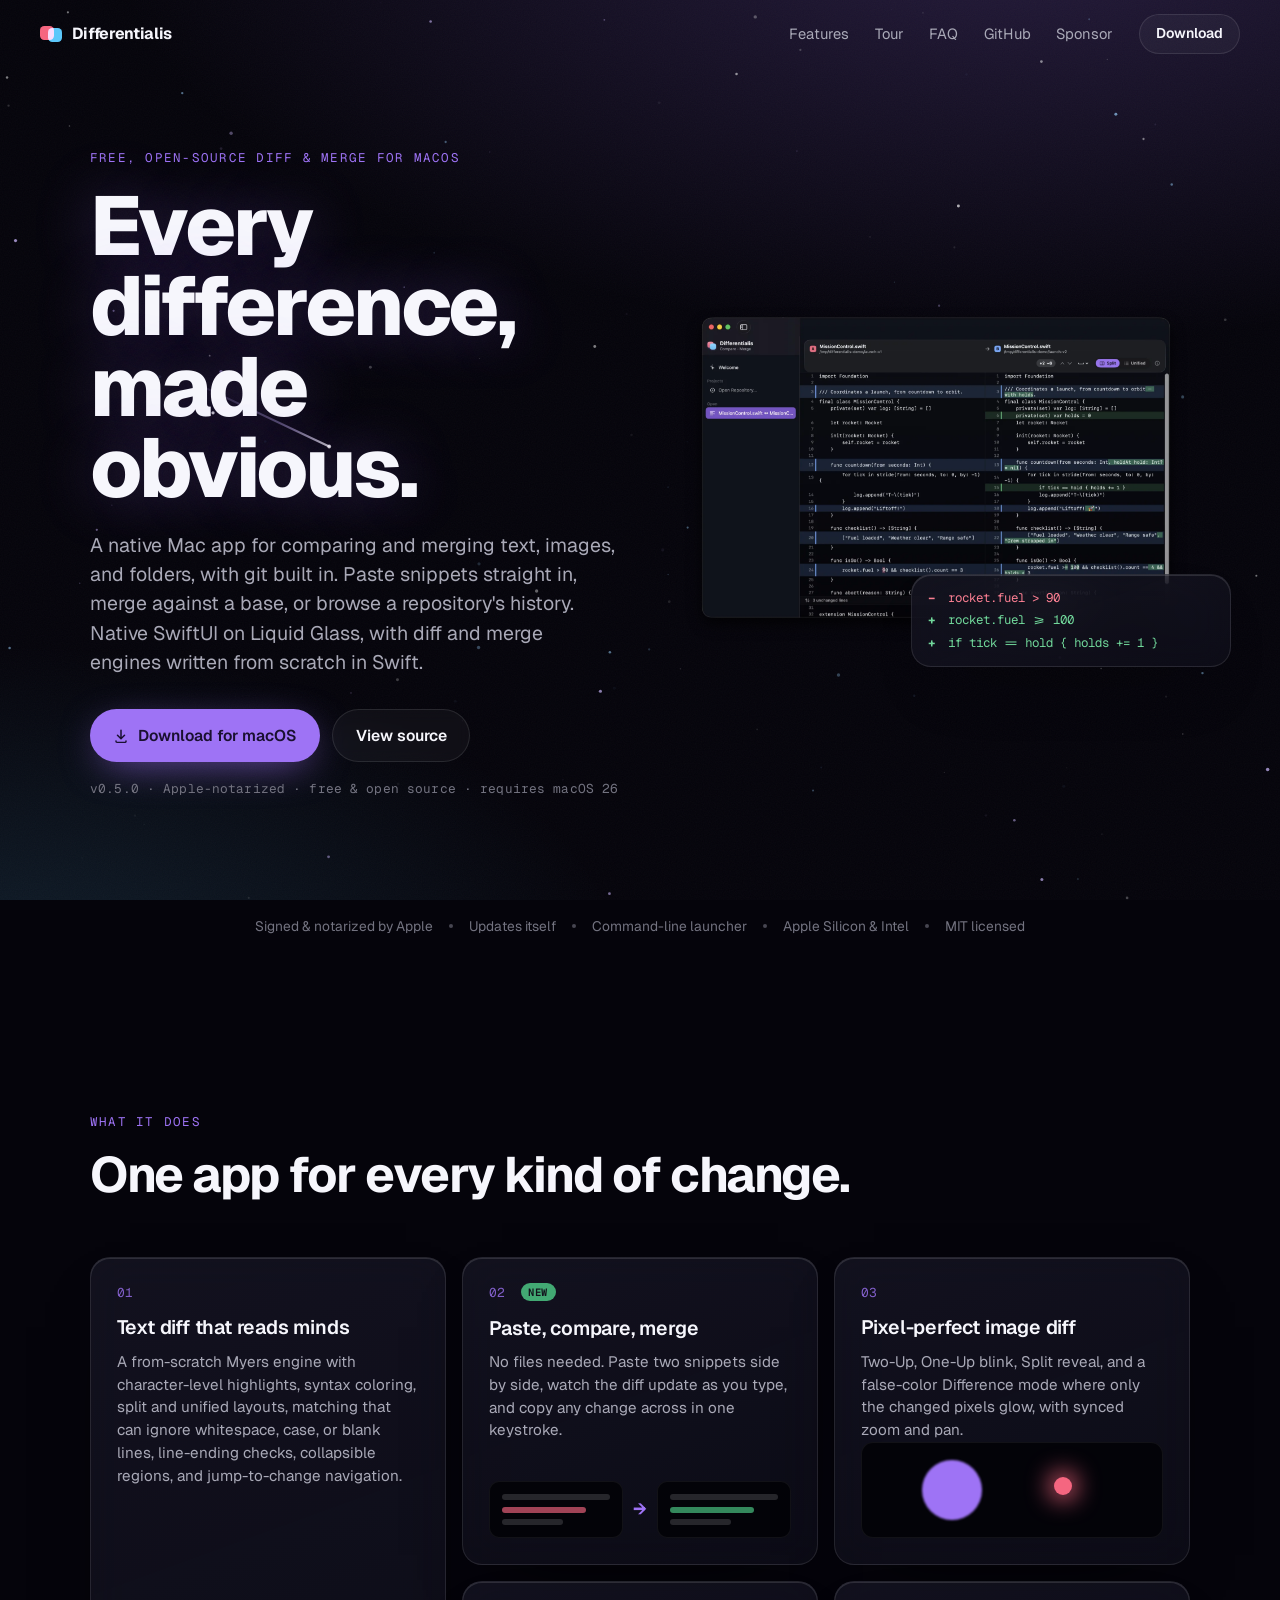
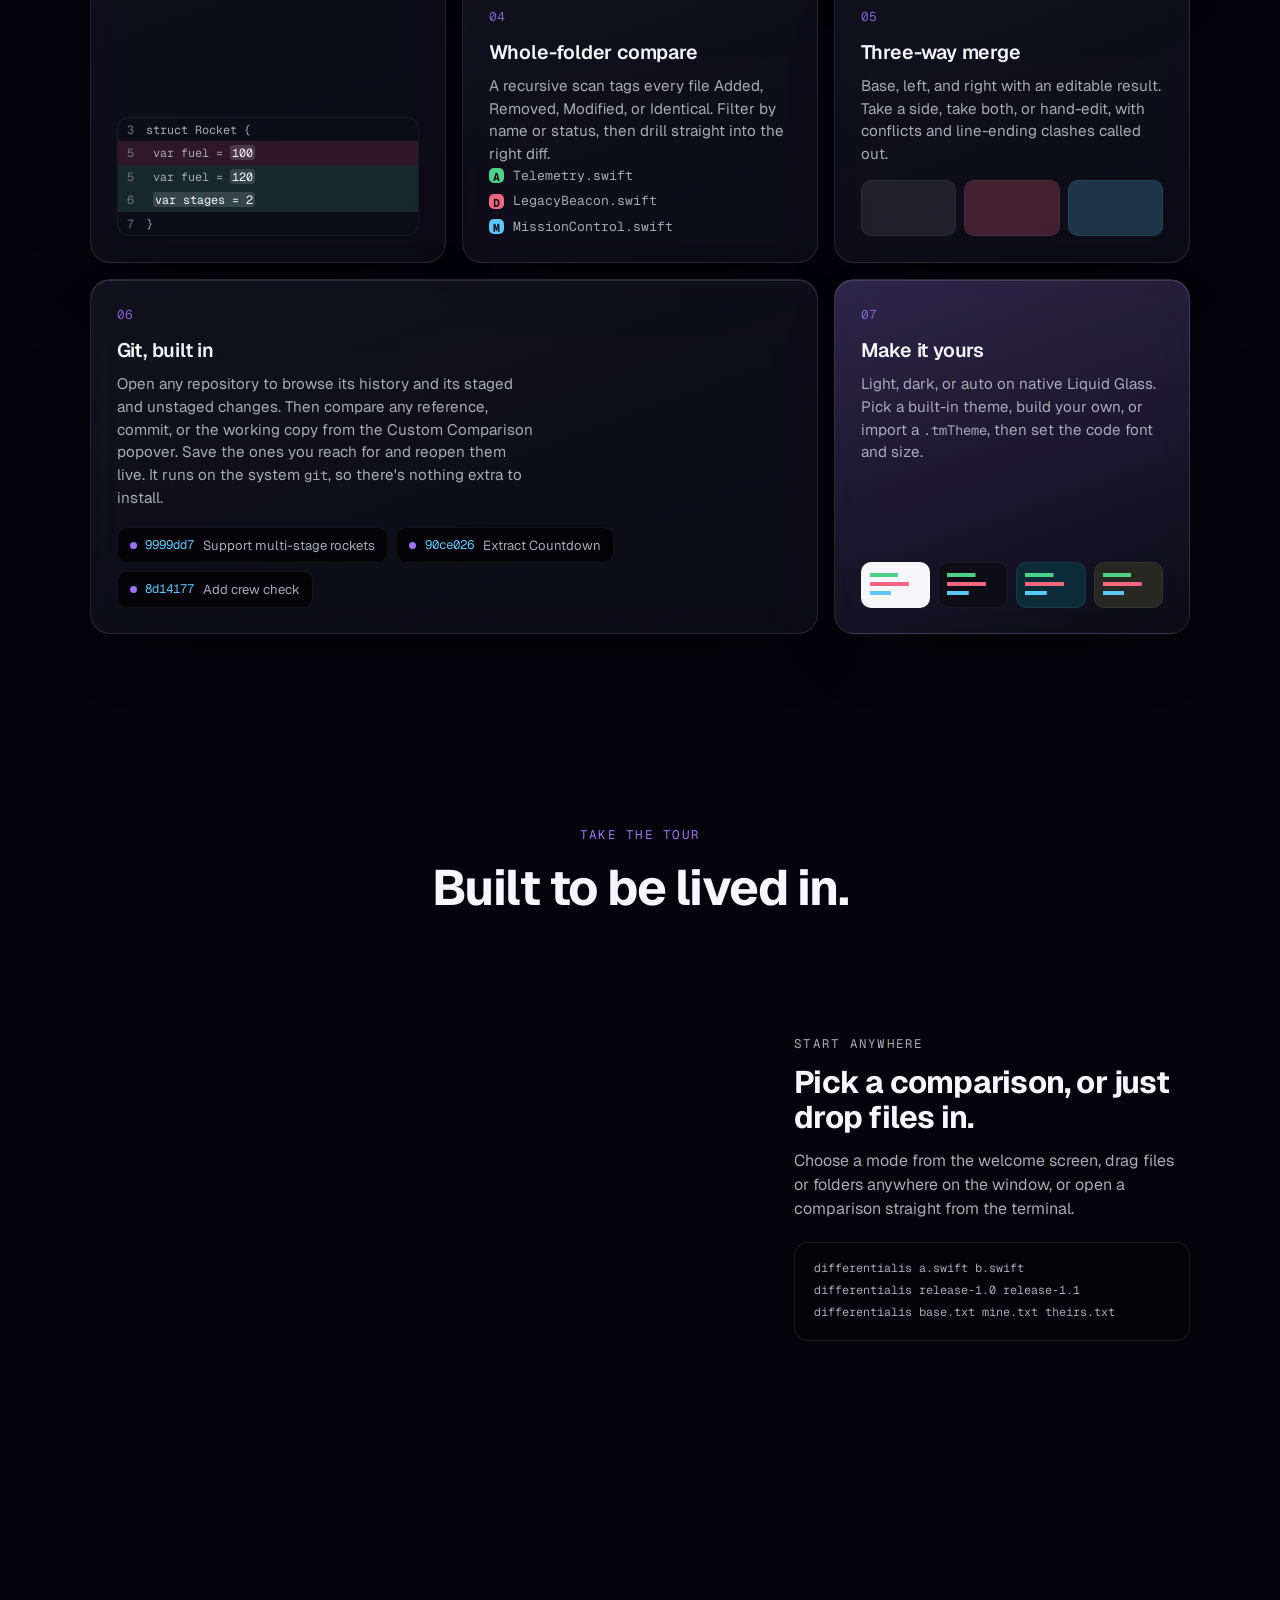
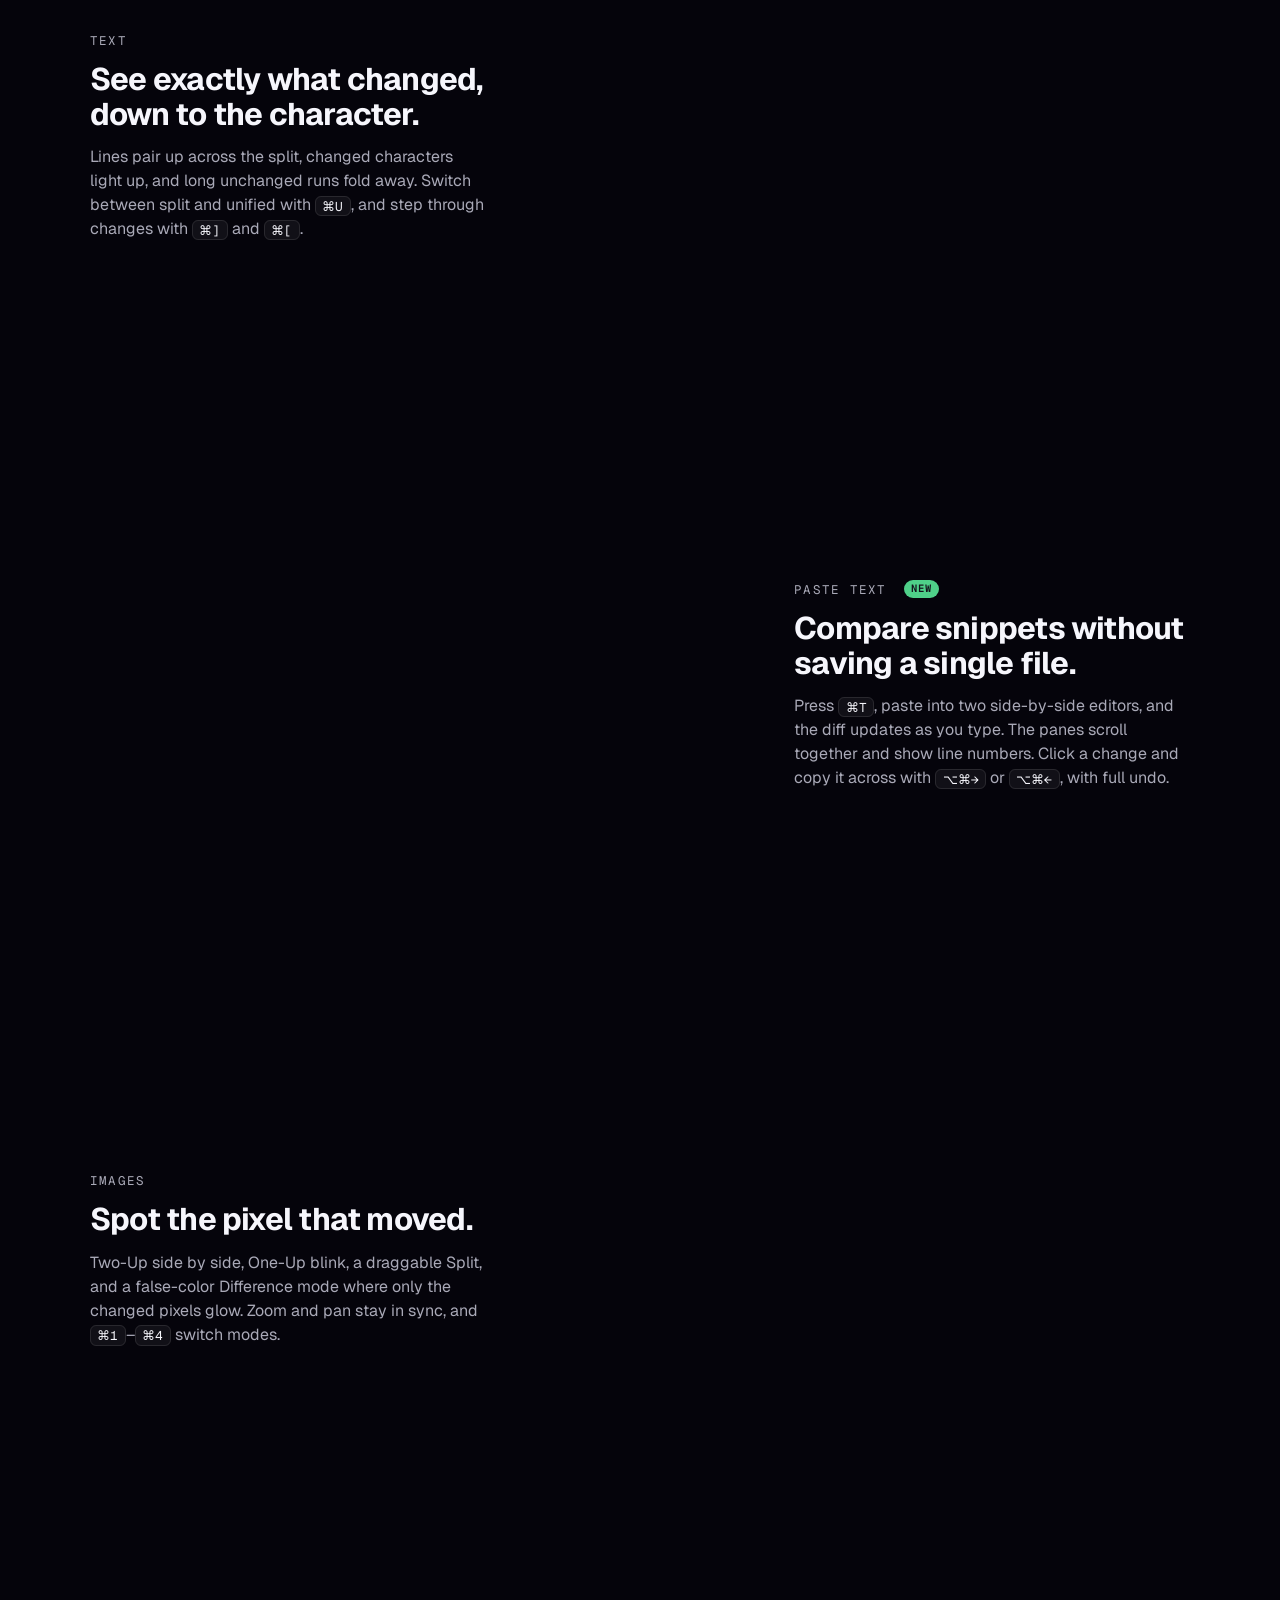
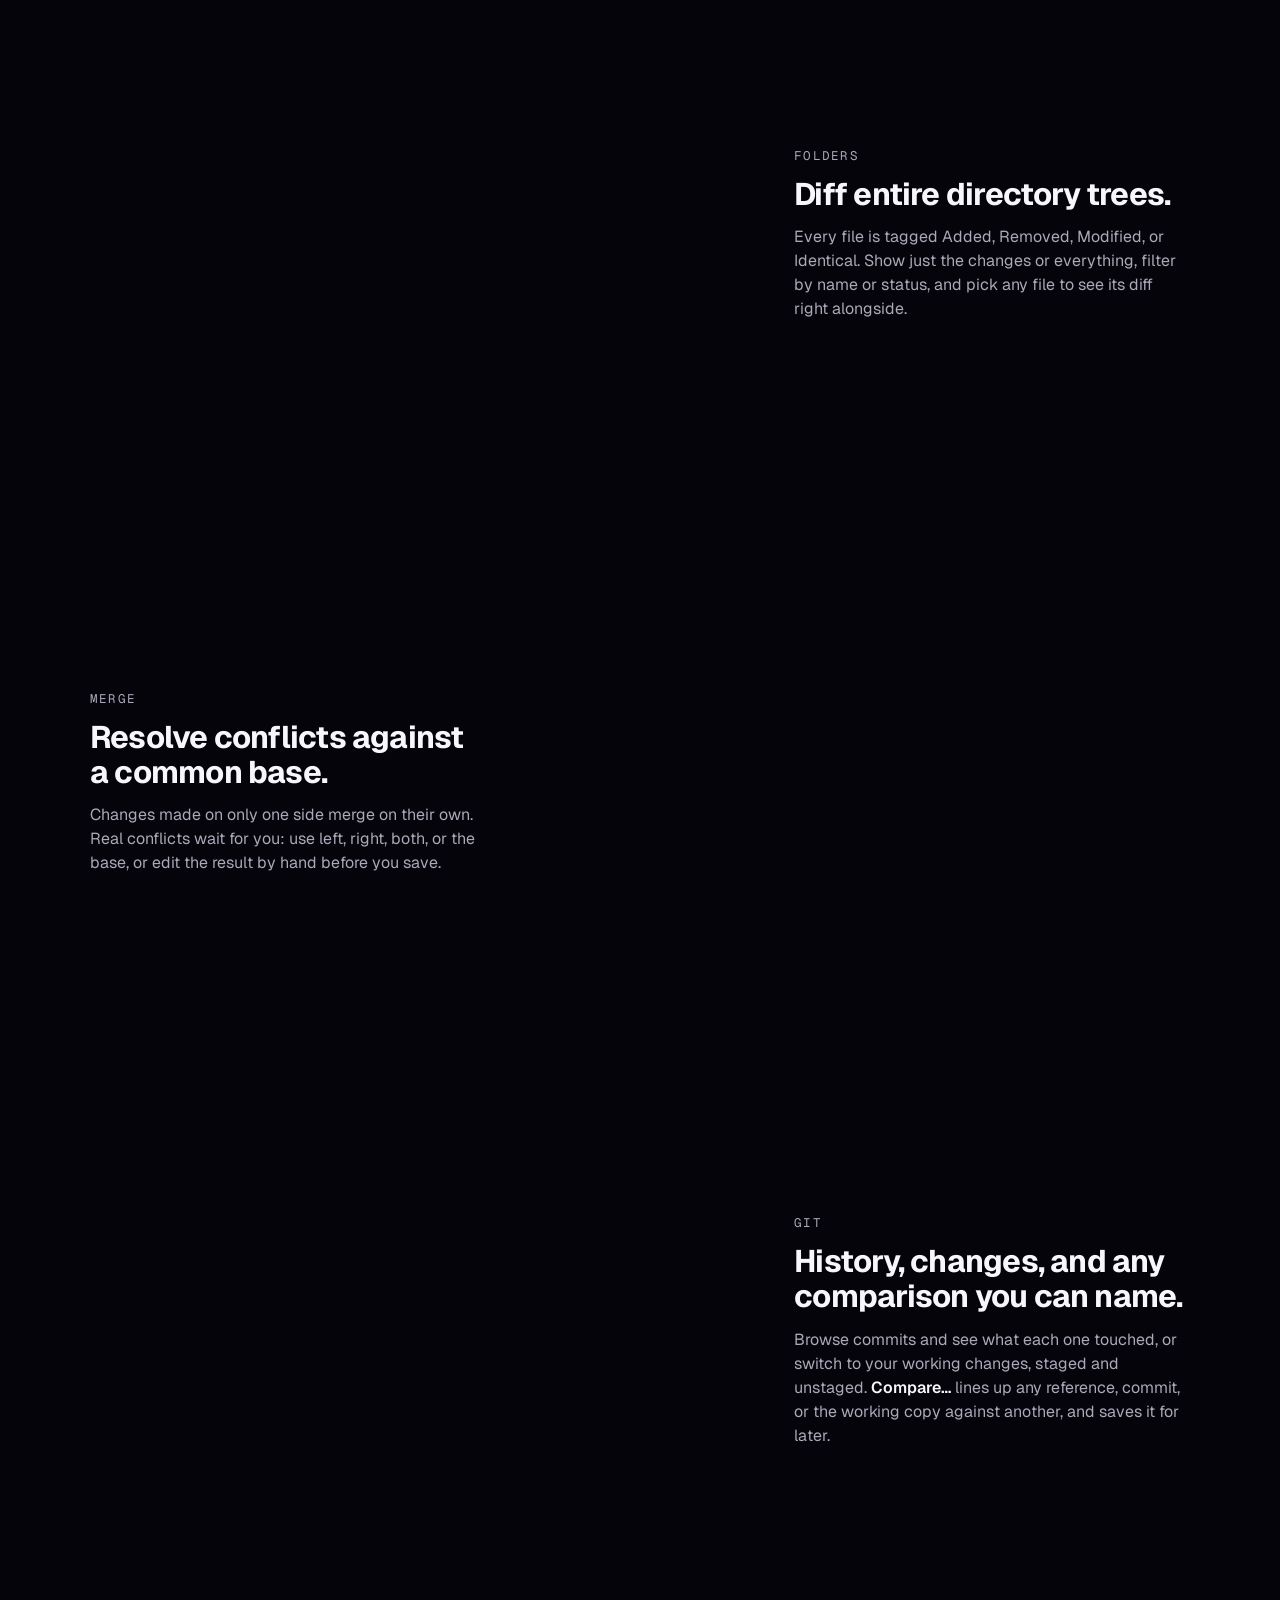
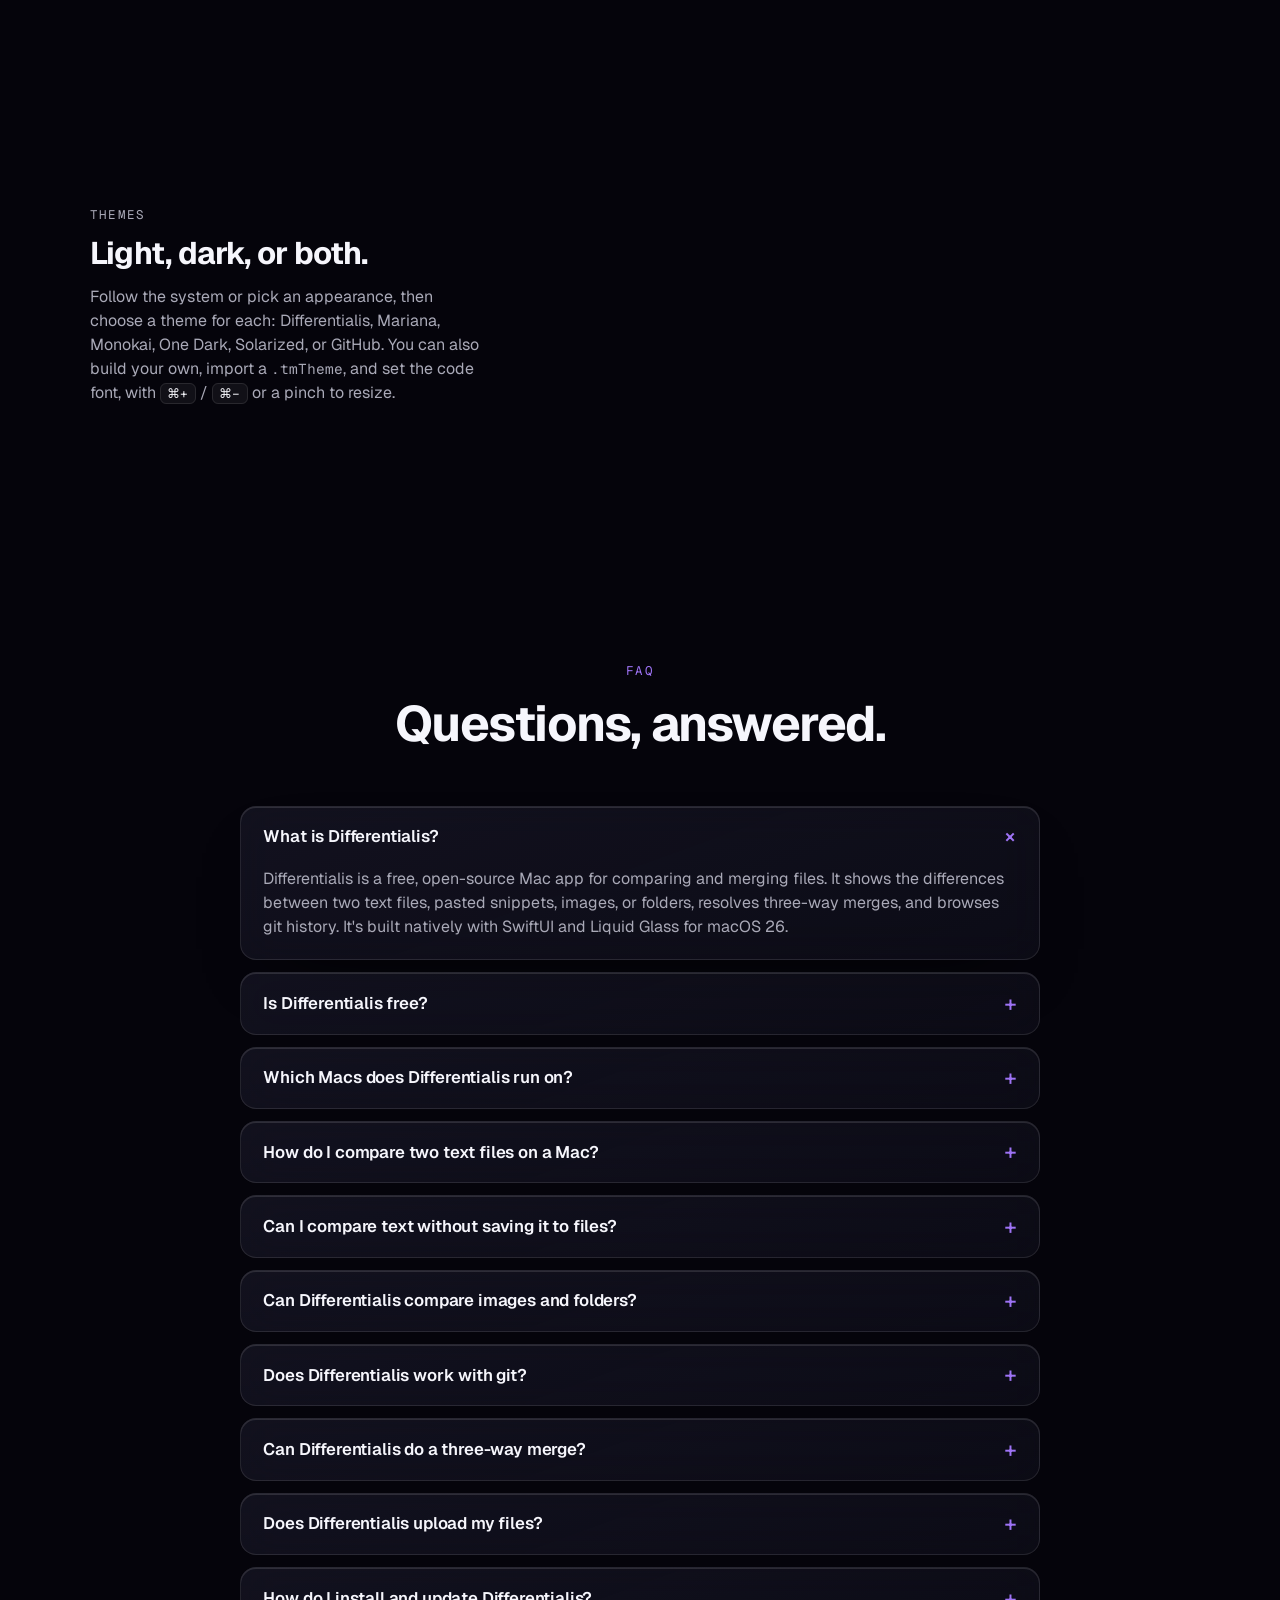
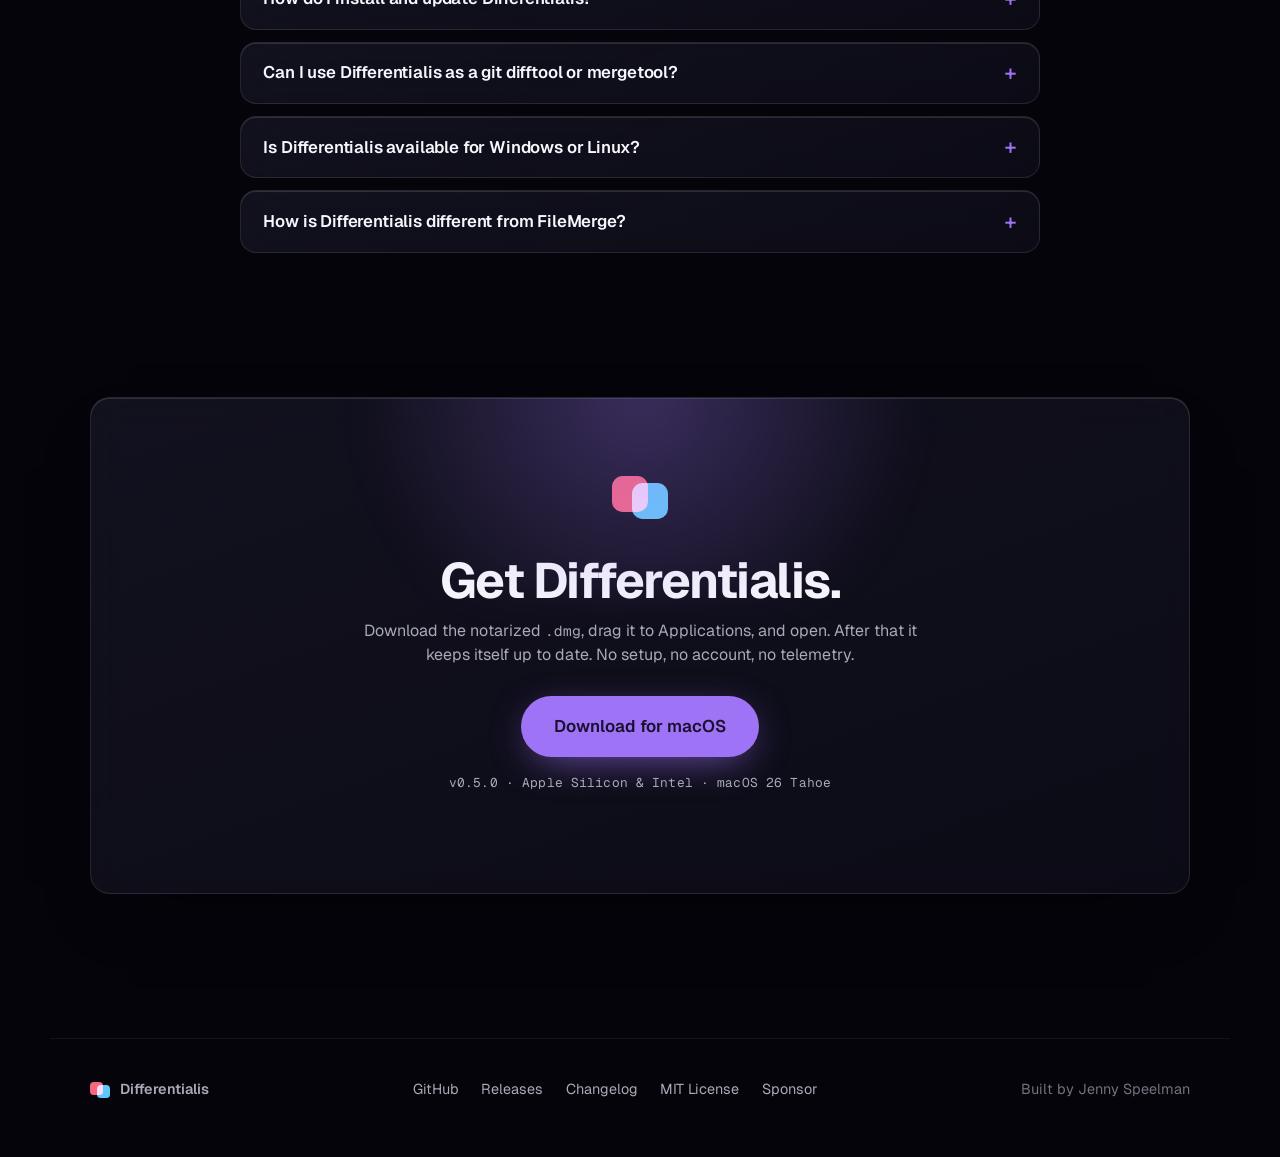
<file: site/index.html>
<!doctype html>
<html lang="en">
<head>
  <meta charset="utf-8" />
  <meta name="viewport" content="width=device-width, initial-scale=1" />
  <title>Differentialis — free diff &amp; merge app for Mac</title>
  <meta name="description" content="Free, open-source diff and merge app for Mac. Compare text files, pasted snippets, images, and folders, resolve three-way merges, and browse git history." />
  <meta name="author" content="Jenny Speelman" />
  <meta name="robots" content="index, follow, max-image-preview:large" />
  <meta name="theme-color" content="#0b0a12" />
  <link rel="icon" href="favicon.ico" sizes="48x48" />
  <link rel="icon" href="assets/icon-192.png" type="image/png" sizes="192x192" />
  <link rel="apple-touch-icon" href="apple-touch-icon.png" />
  <link rel="canonical" href="https://www.differentialis.app/" />

  <meta property="og:site_name" content="Differentialis" />
  <meta property="og:title" content="Differentialis — free diff &amp; merge app for Mac" />
  <meta property="og:description" content="Every difference, made obvious. Compare and merge text, images, folders, and git history on your Mac." />
  <meta property="og:type" content="website" />
  <meta property="og:url" content="https://www.differentialis.app/" />
  <meta property="og:image" content="https://www.differentialis.app/assets/og.jpg" />
  <meta property="og:image:width" content="1200" />
  <meta property="og:image:height" content="630" />
  <meta property="og:image:alt" content="Differentialis, the free diff and merge app for Mac, showing a diff of a Swift file with changed lines highlighted" />
  <meta name="twitter:card" content="summary_large_image" />
  <meta name="twitter:title" content="Differentialis — free diff &amp; merge app for Mac" />
  <meta name="twitter:description" content="Compare and merge text, images, folders, and git history on your Mac. Free and open source." />
  <meta name="twitter:image" content="https://www.differentialis.app/assets/og.jpg" />
  <meta name="twitter:image:alt" content="Differentialis, the free diff and merge app for Mac, showing a diff of a Swift file with changed lines highlighted" />

  <link rel="preconnect" href="https://fonts.googleapis.com" />
  <link rel="preconnect" href="https://fonts.gstatic.com" crossorigin />
  <link href="https://fonts.googleapis.com/css2?family=Geist:wght@400;500;600;700;800&family=Geist+Mono:wght@400;500&display=swap" rel="stylesheet" />
  <link rel="stylesheet" href="styles.css" />
  <!-- Structured data: what the app is, where its source lives, and the FAQ shown on the page.
       Keep the FAQ in sync with the visible #faq section, softwareVersion and the visible version
       with MARKETING_VERSION in project.yml, and dateModified with the sitemap's lastmod;
       scripts/check-site.py fails if they drift. -->
  <script type="application/ld+json">
  {
    "@context": "https://schema.org",
    "@graph": [
      {
        "@type": "WebSite",
        "@id": "https://www.differentialis.app/#website",
        "url": "https://www.differentialis.app/",
        "name": "Differentialis",
        "inLanguage": "en",
        "publisher": { "@id": "https://www.differentialis.app/#author" }
      },
      {
        "@type": "WebPage",
        "@id": "https://www.differentialis.app/#webpage",
        "url": "https://www.differentialis.app/",
        "name": "Differentialis — free diff & merge app for Mac",
        "description": "Free, open-source diff and merge app for Mac. Compare text files, pasted snippets, images, and folders, resolve three-way merges, and browse git history.",
        "inLanguage": "en",
        "isPartOf": { "@id": "https://www.differentialis.app/#website" },
        "about": { "@id": "https://www.differentialis.app/#app" },
        "mainEntity": { "@id": "https://www.differentialis.app/#app" },
        "primaryImageOfPage": { "@type": "ImageObject", "url": "https://www.differentialis.app/assets/screens/text.webp", "width": 1800, "height": 1203 },
        "dateModified": "2026-11-23"
      },
      {
        "@type": "Person",
        "@id": "https://www.differentialis.app/#author",
        "name": "Jenny Speelman",
        "url": "https://github.com/yennster"
      },
      {
        "@type": "SoftwareApplication",
        "@id": "https://www.differentialis.app/#app",
        "name": "Differentialis",
        "description": "A free, open-source Mac app for comparing and merging text, pasted snippets, images, and folders, with three-way merge and git history built in.",
        "url": "https://www.differentialis.app/",
        "applicationCategory": "DeveloperApplication",
        "applicationSubCategory": "File comparison and merge tool",
        "softwareVersion": "0.5.0",
        "operatingSystem": "macOS 26 (Tahoe) or later",
        "processorRequirements": "Apple silicon or Intel",
        "isAccessibleForFree": true,
        "license": "https://github.com/yennster/differentialis/blob/main/LICENSE",
        "downloadUrl": "https://github.com/yennster/differentialis/releases/latest",
        "releaseNotes": "https://github.com/yennster/differentialis/blob/main/CHANGELOG.md",
        "image": "https://www.differentialis.app/assets/og.jpg",
        "screenshot": [
          "https://www.differentialis.app/assets/screens/text.webp",
          "https://www.differentialis.app/assets/screens/paste.webp",
          "https://www.differentialis.app/assets/screens/image-twoup.webp",
          "https://www.differentialis.app/assets/screens/folder.webp",
          "https://www.differentialis.app/assets/screens/merge.webp",
          "https://www.differentialis.app/assets/screens/repo.webp",
          "https://www.differentialis.app/assets/screens/image-difference.webp",
          "https://www.differentialis.app/assets/screens/text-light.webp",
          "https://www.differentialis.app/assets/screens/settings.webp"
        ],
        "featureList": [
          "Text diff with character-level highlights, split and unified layouts",
          "Paste Text: compare snippets without saving files, with live diff and per-change copy",
          "Image diff: Two-Up, One-Up, Split, and Difference modes",
          "Folder comparison with added, removed, modified, and identical files",
          "Three-way merge with conflict resolution and an editable result",
          "Git repository history, staged and unstaged changes, and custom comparisons",
          "Light, dark, and auto appearance with built-in and custom themes",
          "Command-line launcher and automatic updates"
        ],
        "offers": { "@type": "Offer", "price": "0", "priceCurrency": "USD" },
        "author": { "@id": "https://www.differentialis.app/#author" },
        "sameAs": ["https://github.com/yennster/differentialis"]
      },
      {
        "@type": "SoftwareSourceCode",
        "@id": "https://github.com/yennster/differentialis#source",
        "name": "Differentialis source code",
        "codeRepository": "https://github.com/yennster/differentialis",
        "programmingLanguage": "Swift",
        "runtimePlatform": "macOS",
        "license": "https://github.com/yennster/differentialis/blob/main/LICENSE",
        "targetProduct": { "@id": "https://www.differentialis.app/#app" },
        "author": { "@id": "https://www.differentialis.app/#author" }
      },
      {
        "@type": "FAQPage",
        "@id": "https://www.differentialis.app/#faq",
        "mainEntity": [
          {
            "@type": "Question",
            "name": "What is Differentialis?",
            "acceptedAnswer": { "@type": "Answer", "text": "Differentialis is a free, open-source Mac app for comparing and merging files. It shows the differences between two text files, pasted snippets, images, or folders, resolves three-way merges, and browses git history. It's built natively with SwiftUI and Liquid Glass for macOS 26." }
          },
          {
            "@type": "Question",
            "name": "Is Differentialis free?",
            "acceptedAnswer": { "@type": "Answer", "text": "Yes. Differentialis is free and open source under the MIT license. Download the Apple-notarized .dmg from GitHub Releases; there's no account, subscription, or telemetry." }
          },
          {
            "@type": "Question",
            "name": "Which Macs does Differentialis run on?",
            "acceptedAnswer": { "@type": "Answer", "text": "Differentialis requires macOS 26 Tahoe or later and runs natively on both Apple silicon and Intel Macs." }
          },
          {
            "@type": "Question",
            "name": "How do I compare two text files on a Mac?",
            "acceptedAnswer": { "@type": "Answer", "text": "In Differentialis, choose New Text Comparison (Command-N) and pick the two files, or drag both files onto the window. The diff shows the files side by side or unified, with changed characters highlighted. From Terminal, run differentialis file1 file2 after installing the command-line tool from the app menu." }
          },
          {
            "@type": "Question",
            "name": "Can I compare text without saving it to files?",
            "acceptedAnswer": { "@type": "Answer", "text": "Yes. Paste Text (Command-T) opens two side-by-side editors. Paste or type into each, and the diff updates as you edit. You can copy any change from one side to the other, with undo." }
          },
          {
            "@type": "Question",
            "name": "Can Differentialis compare images and folders?",
            "acceptedAnswer": { "@type": "Answer", "text": "Yes. Images can be compared in Two-Up, One-Up (blink), Split, and Difference modes, for PNG, JPEG, HEIC, and any other format macOS can open. Folder comparison scans both trees and marks every file as added, removed, modified, or identical, with a diff for each file." }
          },
          {
            "@type": "Question",
            "name": "Does Differentialis work with git?",
            "acceptedAnswer": { "@type": "Answer", "text": "Yes. Open a repository to browse its commit history and its staged and unstaged changes, and compare any branch, tag, or commit against another or against your working copy. Differentialis uses the git already on your Mac." }
          },
          {
            "@type": "Question",
            "name": "Can Differentialis do a three-way merge?",
            "acceptedAnswer": { "@type": "Answer", "text": "Yes. Choose a base, left, and right file. Changes made on only one side merge automatically, and conflicts are shown side by side so you can use left, right, both, or the base, or edit the result before saving. Unresolved conflicts are saved with standard conflict markers." }
          },
          {
            "@type": "Question",
            "name": "Does Differentialis upload my files?",
            "acceptedAnswer": { "@type": "Answer", "text": "No. Every comparison and merge runs locally on your Mac, and Differentialis never uploads your files. Its own network traffic is checking GitHub Releases for updates, and downloading one when you choose to update. There's no account and no telemetry." }
          },
          {
            "@type": "Question",
            "name": "How do I install and update Differentialis?",
            "acceptedAnswer": { "@type": "Answer", "text": "Download the Apple-notarized .dmg from the latest GitHub release, open it, and drag Differentialis to Applications. After that it updates itself: it checks for new versions automatically, and you can choose Check for Updates… from the app menu at any time." }
          },
          {
            "@type": "Question",
            "name": "Can I use Differentialis as a git difftool or mergetool?",
            "acceptedAnswer": { "@type": "Answer", "text": "Yes. The differentialis command-line tool takes --wait, which keeps git waiting until you finish in the app, and --output for merges, so Save writes the result straight to the conflicted file. Add the difftool and mergetool entries from the README to your ~/.gitconfig, and if the app menu offers Update Command Line Tool…, choose it." }
          },
          {
            "@type": "Question",
            "name": "Is Differentialis available for Windows or Linux?",
            "acceptedAnswer": { "@type": "Answer", "text": "No. Differentialis is a native macOS app built with SwiftUI and Liquid Glass, so it runs only on Macs with macOS 26 Tahoe or later. Its source code is MIT licensed on GitHub." }
          },
          {
            "@type": "Question",
            "name": "How is Differentialis different from FileMerge?",
            "acceptedAnswer": { "@type": "Answer", "text": "FileMerge (opendiff) comes with Xcode and compares text files and folders. Differentialis doesn't need Xcode, and adds image and pasted-text comparison, git history and branch comparisons, and color themes with custom and .tmTheme import." }
          }
        ]
      }
    ]
  }
  </script>
</head>
<body>
  <canvas id="sky" aria-hidden="true"></canvas>
  <div id="glow" aria-hidden="true"></div>
  <div class="grain" aria-hidden="true"></div>

  <!-- NAV -->
  <header class="nav" id="nav">
    <a class="brand" href="#top" aria-label="Differentialis home">
      <span class="mark" aria-hidden="true"><i></i><i></i></span>
      <span class="brand-name">Differentialis</span>
    </a>
    <nav class="nav-links">
      <a href="#features">Features</a>
      <a href="#tour">Tour</a>
      <a href="#faq">FAQ</a>
      <a href="https://github.com/yennster/differentialis" target="_blank" rel="noopener">GitHub</a>
      <a href="https://github.com/sponsors/yennster" target="_blank" rel="noopener">Sponsor</a>
      <a class="btn btn-ghost btn-sm magnetic" data-dl href="https://github.com/yennster/differentialis/releases/latest">Download</a>
    </nav>
  </header>

  <main id="top">
    <!-- HERO -->
    <section class="hero">
      <div class="hero-copy parallax" data-depth="0.6">
        <p class="eyebrow">Free, open-source diff &amp; merge for macOS</p>
        <h1>Every difference,<br />made obvious.</h1>
        <p class="lede">A native Mac app for comparing and merging text, images, and folders,
          with git built in. Paste snippets straight in, merge against a base, or browse a
          repository's history. Native SwiftUI on Liquid Glass, with diff and merge engines
          written from scratch in Swift.</p>
        <div class="cta-row">
          <a class="btn btn-primary magnetic" data-dl href="https://github.com/yennster/differentialis/releases/latest">
            <svg viewBox="0 0 16 16" width="16" height="16" aria-hidden="true"><path fill="currentColor" d="M8 1.5a.75.75 0 0 1 .75.75v6.69l2.22-2.22a.75.75 0 1 1 1.06 1.06l-3.5 3.5a.75.75 0 0 1-1.06 0l-3.5-3.5a.75.75 0 1 1 1.06-1.06l2.22 2.22V2.25A.75.75 0 0 1 8 1.5Z"/><path fill="currentColor" d="M3 12.25a.75.75 0 0 1 .75.75v.5c0 .14.11.25.25.25h8a.25.25 0 0 0 .25-.25v-.5a.75.75 0 0 1 1.5 0v.5A1.75 1.75 0 0 1 12 15H4a1.75 1.75 0 0 1-1.75-1.75v-.5A.75.75 0 0 1 3 12.25Z"/></svg>
            Download for macOS
          </a>
          <a class="btn btn-ghost magnetic" href="https://github.com/yennster/differentialis" target="_blank" rel="noopener">View source</a>
        </div>
        <p class="cta-note"><span data-version>v0.5.0</span> · Apple-notarized · free &amp; open source · requires macOS 26</p>
      </div>

      <div class="hero-stage parallax" data-depth="1.4">
        <figure class="shot tilt" data-tilt>
          <img src="assets/screens/text.webp" width="1800" height="1203" fetchpriority="high"
               alt="Differentialis comparing two versions of a Swift file side by side, with changed lines and characters highlighted" loading="eager" />
        </figure>
        <div class="diff-chip glass" aria-hidden="true">
          <span class="chip-row del"><b>−</b> rocket.fuel &gt; 90</span>
          <span class="chip-row add"><b>+</b> rocket.fuel &gt;= 100</span>
          <span class="chip-row add"><b>+</b> if tick == hold { holds += 1 }</span>
        </div>
      </div>
    </section>

    <!-- TRUST STRIP -->
    <div class="trust" data-reveal>
      <span>Signed &amp; notarized by Apple</span><i></i>
      <span>Updates itself</span><i></i>
      <span>Command-line launcher</span><i></i>
      <span>Apple Silicon &amp; Intel</span><i></i>
      <span>MIT licensed</span>
    </div>

    <!-- FEATURES (bento) -->
    <section class="features" id="features">
      <header class="sec-head" data-reveal>
        <p class="eyebrow">What it does</p>
        <h2>One app for every kind of change.</h2>
      </header>

      <div class="bento">
        <article class="cell cell-lg tilt glass" data-tilt data-reveal>
          <span class="idx">01</span>
          <h3>Text diff that reads minds</h3>
          <p>A from-scratch Myers engine with character-level highlights, syntax coloring,
            split and unified layouts, matching that can ignore whitespace, case, or blank lines,
            line-ending checks, collapsible regions, and jump-to-change navigation.</p>
          <div class="mini-diff" aria-hidden="true">
            <div class="row eq"><span class="ln">3</span>struct Rocket {</div>
            <div class="row del"><span class="ln">5</span>  var fuel = <mark>100</mark></div>
            <div class="row add"><span class="ln">5</span>  var fuel = <mark>120</mark></div>
            <div class="row add"><span class="ln">6</span>  <mark>var stages = 2</mark></div>
            <div class="row eq"><span class="ln">7</span>}</div>
          </div>
          <div class="glare" aria-hidden="true"></div>
        </article>

        <article class="cell tilt glass" data-tilt data-reveal>
          <span class="idx">02 <em class="new">New</em></span>
          <h3>Paste, compare, merge</h3>
          <p>No files needed. Paste two snippets side by side, watch the diff update as you type,
            and copy any change across in one keystroke.</p>
          <div class="paste-demo" aria-hidden="true">
            <span><i></i><i class="del"></i><i></i></span>
            <b>→</b>
            <span><i></i><i class="add"></i><i></i></span>
          </div>
          <div class="glare" aria-hidden="true"></div>
        </article>

        <article class="cell tilt glass" data-tilt data-reveal>
          <span class="idx">03</span>
          <h3>Pixel-perfect image diff</h3>
          <p>Two-Up, One-Up blink, Split reveal, and a false-color Difference mode where only the
            changed pixels glow, with synced zoom and pan.</p>
          <div class="img-demo" aria-hidden="true">
            <span class="orb"></span><span class="dot"></span>
          </div>
          <div class="glare" aria-hidden="true"></div>
        </article>

        <article class="cell tilt glass" data-tilt data-reveal>
          <span class="idx">04</span>
          <h3>Whole-folder compare</h3>
          <p>A recursive scan tags every file Added, Removed, Modified, or Identical. Filter by
            name or status, then drill straight into the right diff.</p>
          <ul class="tree" aria-hidden="true">
            <li class="a"><b>A</b> Telemetry.swift</li>
            <li class="d"><b>D</b> LegacyBeacon.swift</li>
            <li class="m"><b>M</b> MissionControl.swift</li>
          </ul>
          <div class="glare" aria-hidden="true"></div>
        </article>

        <article class="cell tilt glass" data-tilt data-reveal>
          <span class="idx">05</span>
          <h3>Three-way merge</h3>
          <p>Base, left, and right with an editable result. Take a side, take both, or hand-edit,
            with conflicts and line-ending clashes called out.</p>
          <div class="merge-demo" aria-hidden="true"><span></span><span></span><span></span></div>
          <div class="glare" aria-hidden="true"></div>
        </article>

        <article class="cell cell-wide tilt glass" data-tilt data-reveal>
          <span class="idx">06</span>
          <h3>Git, built in</h3>
          <p>Open any repository to browse its history and its staged and unstaged changes. Then
            compare any reference, commit, or the working copy from the Custom Comparison popover.
            Save the ones you reach for and reopen them live. It runs on the system
            <code>git</code>, so there's nothing extra to install.</p>
          <ul class="git-demo" aria-hidden="true">
            <li><code>9999dd7</code> Support multi-stage rockets</li>
            <li><code>90ce026</code> Extract Countdown</li>
            <li><code>8d14177</code> Add crew check</li>
          </ul>
          <div class="glare" aria-hidden="true"></div>
        </article>

        <article class="cell tilt glass accent" data-tilt data-reveal>
          <span class="idx">07</span>
          <h3>Make it yours</h3>
          <p>Light, dark, or auto on native Liquid Glass. Pick a built-in theme, build your own,
            or import a <code>.tmTheme</code>, then set the code font and size.</p>
          <div class="theme-demo" aria-hidden="true"><span></span><span></span><span></span><span></span></div>
          <div class="glare" aria-hidden="true"></div>
        </article>
      </div>
    </section>

    <!-- TOUR -->
    <section class="tour" id="tour">
      <header class="sec-head center" data-reveal>
        <p class="eyebrow">Take the tour</p>
        <h2>Built to be lived in.</h2>
      </header>

      <article class="tour-row" data-reveal>
        <figure class="shot tilt" data-tilt>
          <img src="assets/screens/welcome.webp" width="1800" height="1203" loading="lazy" decoding="async"
               alt="The Differentialis welcome screen with cards for text, pasted text, image, folder, 3-way merge, and repository comparisons" />
        </figure>
        <div class="tour-copy">
          <p class="eyebrow">Start anywhere</p>
          <h3>Pick a comparison, or just drop files in.</h3>
          <p>Choose a mode from the welcome screen, drag files or folders anywhere on the window,
            or open a comparison straight from the terminal.</p>
          <pre class="term" aria-label="Command-line examples"><code>differentialis a.swift b.swift
differentialis release-1.0 release-1.1
differentialis base.txt mine.txt theirs.txt</code></pre>
        </div>
      </article>

      <article class="tour-row flip" data-reveal>
        <figure class="shot tilt" data-tilt>
          <img src="assets/screens/text.webp" width="1800" height="1203" loading="lazy" decoding="async"
               alt="A split text diff of MissionControl.swift, with changed characters highlighted and an unchanged region collapsed" />
        </figure>
        <div class="tour-copy">
          <p class="eyebrow">Text</p>
          <h3>See exactly what changed, down to the character.</h3>
          <p>Lines pair up across the split, changed characters light up, and long unchanged runs
            fold away. Switch between split and unified with <kbd>⌘U</kbd>, and step through
            changes with <kbd>⌘]</kbd> and <kbd>⌘[</kbd>.</p>
        </div>
      </article>

      <article class="tour-row" data-reveal>
        <figure class="shot tilt" data-tilt>
          <img src="assets/screens/paste.webp" width="1800" height="1203" loading="lazy" decoding="async"
               alt="Two pasted Swift snippets side by side in editable panes, with changed lines highlighted and Copy to A and Copy to B buttons" />
        </figure>
        <div class="tour-copy">
          <p class="eyebrow">Paste Text <em class="new">New</em></p>
          <h3>Compare snippets without saving a single file.</h3>
          <p>Press <kbd>⌘T</kbd>, paste into two side-by-side editors, and the diff updates as you
            type. The panes scroll together and show line numbers. Click a change and copy it
            across with <kbd>⌥⌘→</kbd> or <kbd>⌥⌘←</kbd>, with full undo.</p>
        </div>
      </article>

      <article class="tour-row flip" data-reveal>
        <div class="shot-stack">
          <figure class="shot tilt" data-tilt>
            <img src="assets/screens/image-twoup.webp" width="1800" height="1203" loading="lazy" decoding="async"
                 alt="Two versions of an illustration shown side by side in the Two-Up image mode" />
          </figure>
          <figure class="shot inset">
            <img src="assets/screens/image-difference.webp" width="1800" height="1203" loading="lazy" decoding="async"
                 alt="The Difference image mode, where only the changed pixels show" />
          </figure>
        </div>
        <div class="tour-copy">
          <p class="eyebrow">Images</p>
          <h3>Spot the pixel that moved.</h3>
          <p>Two-Up side by side, One-Up blink, a draggable Split, and a false-color Difference
            mode where only the changed pixels glow. Zoom and pan stay in sync, and
            <kbd>⌘1</kbd>–<kbd>⌘4</kbd> switch modes.</p>
        </div>
      </article>

      <article class="tour-row" data-reveal>
        <figure class="shot tilt" data-tilt>
          <img src="assets/screens/folder.webp" width="1800" height="1203" loading="lazy" decoding="async"
               alt="A folder comparison listing added, deleted, and modified files, with the diff of the selected file beside it" />
        </figure>
        <div class="tour-copy">
          <p class="eyebrow">Folders</p>
          <h3>Diff entire directory trees.</h3>
          <p>Every file is tagged Added, Removed, Modified, or Identical. Show just the changes
            or everything, filter by name or status, and pick any file to see its diff right
            alongside.</p>
        </div>
      </article>

      <article class="tour-row flip" data-reveal>
        <figure class="shot tilt" data-tilt>
          <img src="assets/screens/merge.webp" width="1800" height="1203" loading="lazy" decoding="async"
               alt="A three-way merge showing changes taken from the left and right automatically and one conflict to resolve" />
        </figure>
        <div class="tour-copy">
          <p class="eyebrow">Merge</p>
          <h3>Resolve conflicts against a common base.</h3>
          <p>Changes made on only one side merge on their own. Real conflicts wait for you: use
            left, right, both, or the base, or edit the result by hand before you save.</p>
        </div>
      </article>

      <article class="tour-row" data-reveal>
        <figure class="shot tilt" data-tilt>
          <img src="assets/screens/repo.webp" width="1800" height="1203" loading="lazy" decoding="async"
               alt="A repository's commit history, the files changed in the newest commit, and a unified diff of one of them" />
        </figure>
        <div class="tour-copy">
          <p class="eyebrow">Git</p>
          <h3>History, changes, and any comparison you can name.</h3>
          <p>Browse commits and see what each one touched, or switch to your working changes,
            staged and unstaged. <strong>Compare…</strong> lines up any reference, commit, or the
            working copy against another, and saves it for later.</p>
        </div>
      </article>

      <article class="tour-row flip" data-reveal>
        <div class="shot-stack">
          <figure class="shot tilt" data-tilt>
            <img src="assets/screens/text-light.webp" width="1800" height="1203" loading="lazy" decoding="async"
                 alt="A unified text diff in the light appearance" />
          </figure>
          <figure class="shot inset settings">
            <img src="assets/screens/settings.webp" width="1000" height="1113" loading="lazy" decoding="async"
                 alt="The Settings window with appearance, color themes, and code font options" />
          </figure>
        </div>
        <div class="tour-copy">
          <p class="eyebrow">Themes</p>
          <h3>Light, dark, or both.</h3>
          <p>Follow the system or pick an appearance, then choose a theme for each: Differentialis,
            Mariana, Monokai, One Dark, Solarized, or GitHub. You can also build your own, import a
            <code>.tmTheme</code>, and set the code font, with <kbd>⌘+</kbd> / <kbd>⌘−</kbd> or a
            pinch to resize.</p>
        </div>
      </article>
    </section>

    <!-- FAQ (mirrors the FAQPage structured data in <head>) -->
    <section class="faq" id="faq">
      <header class="sec-head center" data-reveal>
        <p class="eyebrow">FAQ</p>
        <h2>Questions, answered.</h2>
      </header>
      <div class="faq-list">
        <details class="glass" data-reveal open>
          <summary><h3>What is Differentialis?</h3></summary>
          <p>Differentialis is a free, open-source Mac app for comparing and merging files. It shows
            the differences between two text files, pasted snippets, images, or folders, resolves
            three-way merges, and browses git history. It's built natively with SwiftUI and Liquid
            Glass for macOS 26.</p>
        </details>
        <details class="glass" data-reveal>
          <summary><h3>Is Differentialis free?</h3></summary>
          <p>Yes. Differentialis is free and open source under the MIT license. Download the
            Apple-notarized <code>.dmg</code> from GitHub Releases; there's no account, subscription,
            or telemetry.</p>
        </details>
        <details class="glass" data-reveal>
          <summary><h3>Which Macs does Differentialis run on?</h3></summary>
          <p>Differentialis requires macOS 26 Tahoe or later and runs natively on both Apple silicon
            and Intel Macs.</p>
        </details>
        <details class="glass" data-reveal>
          <summary><h3>How do I compare two text files on a Mac?</h3></summary>
          <p>In Differentialis, choose <strong>New Text Comparison</strong> (<kbd>⌘N</kbd>) and pick
            the two files, or drag both files onto the window. The diff shows the files side by side
            or unified, with changed characters highlighted. From Terminal, run
            <code>differentialis file1 file2</code> after installing the command-line tool from the
            app menu.</p>
        </details>
        <details class="glass" data-reveal>
          <summary><h3>Can I compare text without saving it to files?</h3></summary>
          <p>Yes. <strong>Paste Text</strong> (<kbd>⌘T</kbd>) opens two side-by-side editors. Paste
            or type into each, and the diff updates as you edit. You can copy any change from one
            side to the other, with undo.</p>
        </details>
        <details class="glass" data-reveal>
          <summary><h3>Can Differentialis compare images and folders?</h3></summary>
          <p>Yes. Images can be compared in Two-Up, One-Up (blink), Split, and Difference modes, for
            PNG, JPEG, HEIC, and any other format macOS can open. Folder comparison scans both trees
            and marks every file as added, removed, modified, or identical, with a diff for each
            file.</p>
        </details>
        <details class="glass" data-reveal>
          <summary><h3>Does Differentialis work with git?</h3></summary>
          <p>Yes. Open a repository to browse its commit history and its staged and unstaged changes,
            and compare any branch, tag, or commit against another or against your working copy.
            Differentialis uses the git already on your Mac.</p>
        </details>
        <details class="glass" data-reveal>
          <summary><h3>Can Differentialis do a three-way merge?</h3></summary>
          <p>Yes. Choose a base, left, and right file. Changes made on only one side merge
            automatically, and conflicts are shown side by side so you can use left, right, both, or
            the base, or edit the result before saving. Unresolved conflicts are saved with standard
            conflict markers.</p>
        </details>
        <details class="glass" data-reveal>
          <summary><h3>Does Differentialis upload my files?</h3></summary>
          <p>No. Every comparison and merge runs locally on your Mac, and Differentialis never uploads
            your files. Its own network traffic is checking GitHub Releases for updates, and
            downloading one when you choose to update. There's no account and no telemetry.</p>
        </details>
        <details class="glass" data-reveal>
          <summary><h3>How do I install and update Differentialis?</h3></summary>
          <p>Download the Apple-notarized <code>.dmg</code> from the
            <a href="https://github.com/yennster/differentialis/releases/latest">latest GitHub release</a>,
            open it, and drag Differentialis to Applications. After that it updates itself: it checks
            for new versions automatically, and you can choose <strong>Check for Updates…</strong> from
            the app menu at any time.</p>
        </details>
        <details class="glass" data-reveal>
          <summary><h3>Can I use Differentialis as a git difftool or mergetool?</h3></summary>
          <p>Yes. The <code>differentialis</code> command-line tool takes <code>--wait</code>, which keeps
            git waiting until you finish in the app, and <code>--output</code> for merges, so Save writes
            the result straight to the conflicted file. Add the difftool and mergetool entries from the
            README to your <code>~/.gitconfig</code>, and if the app menu offers
            <strong>Update Command Line Tool…</strong>, choose it.</p>
        </details>
        <details class="glass" data-reveal>
          <summary><h3>Is Differentialis available for Windows or Linux?</h3></summary>
          <p>No. Differentialis is a native macOS app built with SwiftUI and Liquid Glass, so it runs only
            on Macs with macOS 26 Tahoe or later. Its source code is MIT licensed on GitHub.</p>
        </details>
        <details class="glass" data-reveal>
          <summary><h3>How is Differentialis different from FileMerge?</h3></summary>
          <p>FileMerge (<code>opendiff</code>) comes with Xcode and compares text files and folders.
            Differentialis doesn't need Xcode, and adds image and pasted-text comparison, git history
            and branch comparisons, and color themes with custom and <code>.tmTheme</code> import.</p>
        </details>
      </div>
    </section>

    <!-- DOWNLOAD -->
    <section class="download" data-reveal>
      <div class="dl-card glass">
        <span class="mark big" aria-hidden="true"><i></i><i></i></span>
        <h2>Get Differentialis.</h2>
        <p>Download the notarized <code>.dmg</code>, drag it to Applications, and open. After
          that it keeps itself up to date. No setup, no account, no telemetry.</p>
        <a class="btn btn-primary btn-lg magnetic" data-dl href="https://github.com/yennster/differentialis/releases/latest">
          Download for macOS
        </a>
        <p class="cta-note"><span data-version>v0.5.0</span> · Apple Silicon &amp; Intel · macOS 26 Tahoe</p>
      </div>
    </section>
  </main>

  <footer class="foot">
    <div class="foot-left">
      <span class="mark" aria-hidden="true"><i></i><i></i></span>
      <span>Differentialis</span>
    </div>
    <nav class="foot-links">
      <a href="https://github.com/yennster/differentialis" target="_blank" rel="noopener">GitHub</a>
      <a href="https://github.com/yennster/differentialis/releases" target="_blank" rel="noopener">Releases</a>
      <a href="https://github.com/yennster/differentialis/blob/main/CHANGELOG.md" target="_blank" rel="noopener">Changelog</a>
      <a href="https://github.com/yennster/differentialis/blob/main/LICENSE" target="_blank" rel="noopener">MIT License</a>
      <a href="https://github.com/sponsors/yennster" target="_blank" rel="noopener">Sponsor</a>
    </nav>
    <p class="foot-by">Built by Jenny Speelman</p>
  </footer>

  <script src="app.js"></script>
</body>
</html>
</file>
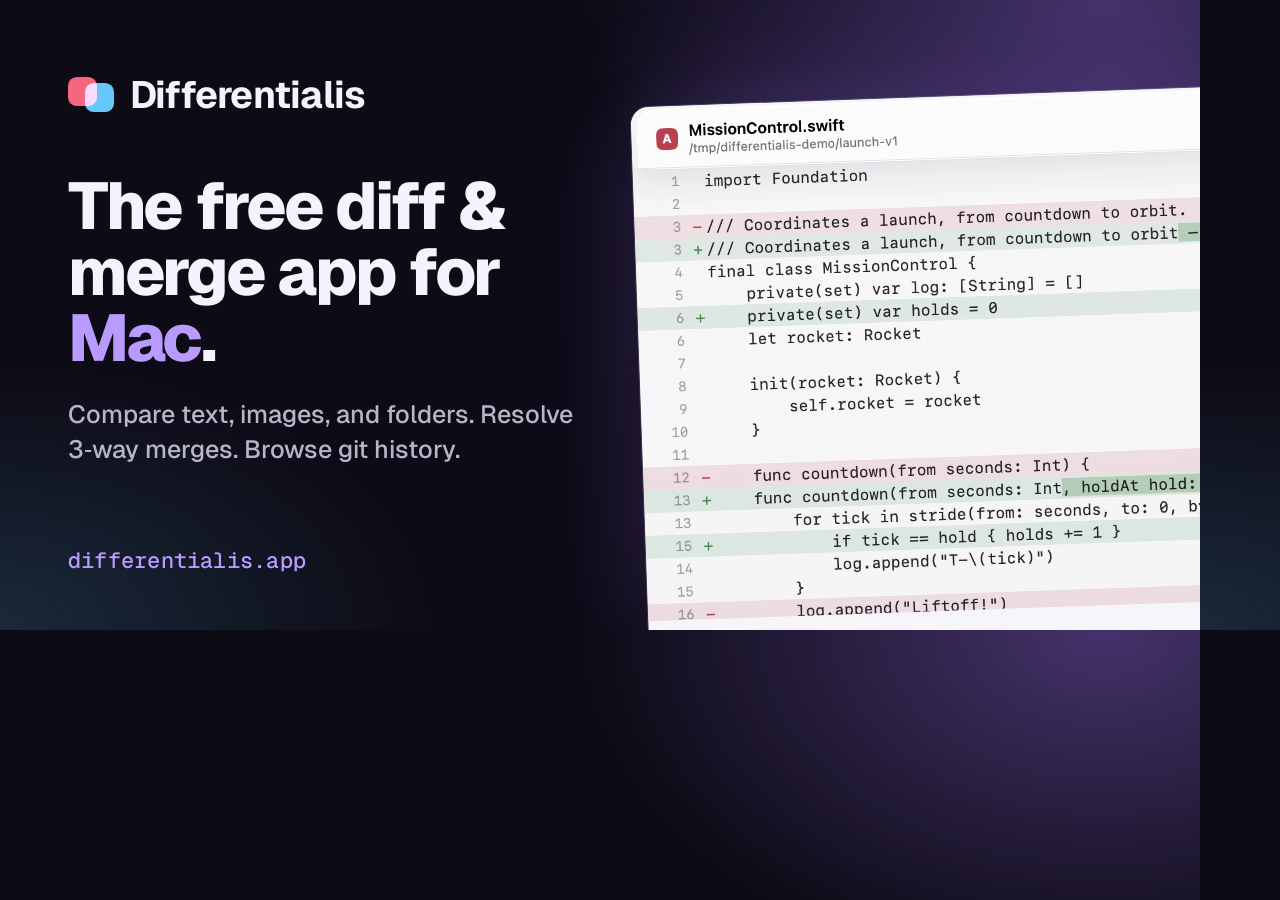
<file: tools/og-card/card.html>
<!doctype html>
<!-- The website's social card. Render it with `node tools/og-card/render.mjs`, which writes
     site/assets/og.jpg. diff-light.webp is a crop of a real Differentialis window (light, unified). -->
<html><head><meta charset="utf-8">
<link href="https://fonts.googleapis.com/css2?family=Geist:wght@500;600;700;800&family=Geist+Mono:wght@500&display=block" rel="stylesheet">
<style>
  * { margin: 0; padding: 0; box-sizing: border-box; }
  html, body { width: 1200px; height: 630px; overflow: hidden; }
  body {
    font-family: "Geist", sans-serif; color: #f4f2fb; position: relative;
    background:
      radial-gradient(70% 90% at 92% 0%, rgba(158,115,245,.38), transparent 62%),
      radial-gradient(60% 70% at 0% 100%, rgba(92,199,250,.16), transparent 60%),
      #0d0b16;
  }
  .copy { position: absolute; left: 68px; top: 70px; width: 560px; }
  .brand { display: flex; align-items: center; gap: 16px; font-size: 38px; font-weight: 700; letter-spacing: -0.02em; }
  .mark { position: relative; width: 46px; height: 46px; flex: none; }
  .mark i { position: absolute; width: 64%; height: 64%; border-radius: 30%; }
  .mark i:first-child { background: #f56680; left: 0; top: 12%; }
  .mark i:last-child { background: #5cc7fa; right: 0; bottom: 12%; mix-blend-mode: screen; }
  h1 { margin-top: 54px; font-size: 66px; line-height: 1.0; font-weight: 800; letter-spacing: -0.035em; }
  h1 em { font-style: normal; color: #b99bff; }
  p { margin-top: 26px; font-size: 25px; line-height: 1.38; color: #b9b4c9; font-weight: 500; }
  .url { position: absolute; left: 68px; bottom: 56px; font: 500 22px "Geist Mono", monospace; color: #b99bff; letter-spacing: 0.01em; }
  .shot {
    position: absolute; left: 640px; top: 96px; width: 650px; height: 560px;
    border-radius: 18px; overflow: hidden; background: #f6f5f9;
    box-shadow: 0 0 0 1px rgba(255,255,255,.16), 0 40px 90px -20px rgba(0,0,0,.75), 0 0 120px -30px rgba(158,115,245,.6);
    transform: rotate(-2deg);
  }
  /* Two slices of one crop: the file header, then the code, without the empty band between. */
  .shot .hdr, .shot .code { background-image: url(diff-light.webp); background-size: 780px auto; background-repeat: no-repeat; }
  .shot .hdr { height: 62px; background-position: -10px -14px; border-bottom: 1px solid #e2e0e9; }
  .shot .code { height: 498px; background-position: -10px -124px; }
</style></head>
<body>
  <div class="copy">
    <div class="brand"><span class="mark"><i></i><i></i></span>Differentialis</div>
    <h1>The free diff &amp; merge app for <em>Mac</em>.</h1>
    <p>Compare text, images, and folders. Resolve 3&#8209;way merges. Browse git history.</p>
  </div>
  <div class="url">differentialis.app</div>
  <div class="shot"><div class="hdr"></div><div class="code"></div></div>
</body></html>
</file>
<file: site/styles.css>
/* ============================================================= Tokens */
:root {
  --bg:        oklch(0.115 0.018 285);
  --bg-soft:   oklch(0.155 0.022 285);
  --ink:       oklch(0.975 0.008 285);
  --muted:     oklch(0.74 0.02 285);
  --faint:     oklch(0.56 0.02 285);

  --purple: #9e73f5;
  --blue:   #5cc7fa;
  --pink:   #f56680;
  --green:  #4fd089;

  --line:      oklch(1 0 0 / 0.10);
  --line-soft: oklch(1 0 0 / 0.06);

  --glass:   oklch(0.20 0.025 285 / 0.45);
  --glass-2: oklch(0.24 0.03 285 / 0.55);
  --blur: 20px;

  --maxw: 1180px;
  --ease: cubic-bezier(0.22, 1, 0.36, 1);
  --r: 20px;
}

* { box-sizing: border-box; margin: 0; padding: 0; }
html { scroll-behavior: smooth; }

body {
  font-family: "Geist", system-ui, -apple-system, sans-serif;
  background: var(--bg);
  color: var(--ink);
  line-height: 1.5;
  -webkit-font-smoothing: antialiased;
  overflow-x: hidden;
  position: relative;
}
/* Deep radial wash so the page never reads as flat black. */
body::before {
  content: ""; position: fixed; inset: 0; z-index: -3; pointer-events: none;
  background:
    radial-gradient(120% 80% at 80% -10%, color-mix(in oklab, var(--purple) 22%, transparent), transparent 60%),
    radial-gradient(90% 70% at 0% 110%, color-mix(in oklab, var(--blue) 14%, transparent), transparent 55%),
    var(--bg);
}

a { color: inherit; text-decoration: none; }
img { display: block; max-width: 100%; }
code { font-family: "Geist Mono", ui-monospace, monospace; font-size: 0.9em; }

/* ===================================================== Atmosphere layers */
#sky  { position: fixed; inset: 0; z-index: -2; pointer-events: none; }
#glow {
  position: fixed; top: 0; left: 0; width: 540px; height: 540px; z-index: -1;
  margin: -270px 0 0 -270px; pointer-events: none; border-radius: 50%;
  background: radial-gradient(circle, color-mix(in oklab, var(--purple) 42%, transparent), transparent 62%);
  mix-blend-mode: screen; filter: blur(28px);
  opacity: 0; transition: opacity 0.6s var(--ease);
  will-change: transform;
}
.grain {
  position: fixed; inset: 0; z-index: 0; pointer-events: none; opacity: 0.035;
  background-image: url("data:image/svg+xml,%3Csvg xmlns='http://www.w3.org/2000/svg' width='140' height='140'%3E%3Cfilter id='n'%3E%3CfeTurbulence type='fractalNoise' baseFrequency='0.85' numOctaves='2'/%3E%3C/filter%3E%3Crect width='100%25' height='100%25' filter='url(%23n)'/%3E%3C/svg%3E");
}

/* ===================================================== Glass primitive */
.glass {
  background: linear-gradient(160deg, var(--glass-2), var(--glass));
  backdrop-filter: blur(var(--blur)) saturate(1.5);
  -webkit-backdrop-filter: blur(var(--blur)) saturate(1.5);
  border: 1px solid var(--line);
  border-radius: var(--r);
  box-shadow:
    0 1px 0 oklch(1 0 0 / 0.12) inset,
    0 30px 70px -40px oklch(0 0 0 / 0.85);
}

/* ===================================================== Logo mark */
.mark { position: relative; width: 26px; height: 26px; display: inline-block; flex: none; }
.mark i {
  position: absolute; width: 64%; height: 64%; border-radius: 30%;
}
.mark i:first-child { background: var(--pink); left: 0; top: 12%; }
.mark i:last-child  { background: var(--blue); right: 0; bottom: 12%; mix-blend-mode: screen; }
.mark.big { width: 56px; height: 56px; }

/* ===================================================== Nav */
.nav {
  position: fixed; top: 0; left: 0; right: 0; z-index: 50;
  display: flex; align-items: center; justify-content: space-between;
  gap: 1rem; padding: 0.9rem clamp(1rem, 4vw, 2.5rem);
  transition: background 0.4s var(--ease), border-color 0.4s var(--ease), backdrop-filter 0.4s;
  border-bottom: 1px solid transparent;
}
.nav.scrolled {
  background: oklch(0.12 0.02 285 / 0.6);
  backdrop-filter: blur(16px) saturate(1.4);
  -webkit-backdrop-filter: blur(16px) saturate(1.4);
  border-bottom-color: var(--line-soft);
}
.brand { display: flex; align-items: center; gap: 0.6rem; font-weight: 700; letter-spacing: -0.02em; }
.brand .mark { width: 22px; height: 22px; }
.nav-links { display: flex; align-items: center; gap: clamp(0.8rem, 2vw, 1.8rem); }
.nav-links > a:not(.btn) { color: var(--muted); font-size: 0.92rem; transition: color 0.25s; }
.nav-links > a:not(.btn):hover { color: var(--ink); }

/* ===================================================== Buttons */
.btn {
  --pad: 0.85rem 1.4rem;
  display: inline-flex; align-items: center; justify-content: center; gap: 0.55rem;
  padding: var(--pad); border-radius: 999px; font-weight: 600; font-size: 0.98rem;
  cursor: pointer; border: 1px solid transparent; white-space: nowrap;
  transition: transform 0.25s var(--ease), box-shadow 0.3s var(--ease), background 0.3s, border-color 0.3s;
}
.btn-sm { --pad: 0.5rem 1rem; font-size: 0.88rem; }
.btn-lg { --pad: 1.05rem 2rem; font-size: 1.06rem; }
.btn-primary {
  background: var(--purple); color: #1a1030;
  box-shadow: 0 10px 40px -12px color-mix(in oklab, var(--purple) 80%, transparent);
}
.btn-primary:hover { box-shadow: 0 16px 50px -10px color-mix(in oklab, var(--purple) 90%, transparent); }
.btn-ghost {
  background: oklch(1 0 0 / 0.04); color: var(--ink); border-color: var(--line);
  backdrop-filter: blur(8px);
}
.btn-ghost:hover { background: oklch(1 0 0 / 0.09); border-color: oklch(1 0 0 / 0.2); }
.magnetic > * { display: inline-flex; align-items: center; gap: 0.55rem; will-change: transform; }

/* ===================================================== Layout shells */
main { position: relative; z-index: 1; }
section { padding-inline: clamp(1rem, 4vw, 2.5rem); }
.eyebrow {
  font-family: "Geist Mono", monospace; font-size: 0.78rem; letter-spacing: 0.18em;
  text-transform: uppercase; color: var(--purple); margin-bottom: 1.1rem;
}
.sec-head { max-width: var(--maxw); margin: 0 auto clamp(2rem, 5vw, 3.5rem); }
.sec-head.center { text-align: center; }
.sec-head h2, .download h2, .download h1 {
  font-size: clamp(1.9rem, 4.4vw, 3.1rem); font-weight: 700; letter-spacing: -0.03em; line-height: 1.04;
}

/* ===================================================== Hero */
.hero {
  max-width: var(--maxw); margin: 0 auto;
  min-height: 100svh; display: grid; align-items: center;
  grid-template-columns: 1.02fr 0.98fr; gap: clamp(2rem, 5vw, 4rem);
  padding-top: 6rem; padding-bottom: 3rem;
}
.hero h1 {
  font-size: clamp(2.8rem, 7.2vw, 5.2rem); font-weight: 800;
  letter-spacing: -0.035em; line-height: 0.97; margin-bottom: 1.4rem;
  text-shadow: 0 0 60px color-mix(in oklab, var(--purple) 30%, transparent);
}
.lede { font-size: clamp(1.05rem, 1.6vw, 1.22rem); color: var(--muted); max-width: 46ch; margin-bottom: 2rem; }
.cta-row { display: flex; flex-wrap: wrap; gap: 0.8rem; margin-bottom: 1.1rem; }
.cta-note { font-family: "Geist Mono", monospace; font-size: 0.8rem; color: var(--faint); letter-spacing: 0.01em; }

/* Real app screenshots. Each image is a macOS window capture that carries its own chrome and
   shadow, so it floats on the page without a frame. */
.shot { position: relative; margin: 0; transform-style: preserve-3d; }
.shot img { width: 100%; height: auto; }

/* Hero stage: tilted screenshot + floating diff chip */
.hero-stage { position: relative; }
.diff-chip {
  position: absolute; right: -8%; bottom: -7%; width: 64%; max-width: 320px;
  padding: 0.85rem 1rem; font-family: "Geist Mono", monospace; font-size: 0.78rem;
  display: grid; gap: 0.25rem; transform: translateZ(60px);
}
.chip-row { white-space: nowrap; color: var(--muted); }
.chip-row b { display: inline-block; width: 1.1em; }
.chip-row.del { color: color-mix(in oklab, var(--pink) 85%, white); }
.chip-row.add { color: color-mix(in oklab, var(--green) 85%, white); }

/* ===================================================== Trust strip */
.trust {
  max-width: var(--maxw); margin: 1rem auto clamp(4rem, 9vw, 7rem);
  padding-inline: clamp(1rem, 4vw, 2.5rem);
  display: flex; flex-wrap: wrap; align-items: center; justify-content: center; gap: 0.6rem 1rem;
  color: var(--faint); font-size: 0.86rem;
}
.trust i { width: 4px; height: 4px; border-radius: 50%; background: var(--faint); opacity: 0.6; }

/* ===================================================== Features bento */
.features { max-width: var(--maxw); margin: 0 auto; padding-block: clamp(2rem, 6vw, 4rem); }
.bento { display: grid; grid-template-columns: repeat(3, 1fr); gap: 1rem; }
.cell {
  position: relative; padding: 1.6rem; overflow: hidden;
  transform-style: preserve-3d; min-height: 240px;
  display: flex; flex-direction: column;
}
.cell-lg   { grid-row: span 2; }
.cell-wide { grid-column: span 2; }
.cell .idx { font-family: "Geist Mono", monospace; font-size: 0.8rem; color: var(--purple); opacity: 0.8; }
.cell h3 { font-size: 1.22rem; font-weight: 600; letter-spacing: -0.01em; margin: 0.7rem 0 0.5rem; }
.cell p { color: var(--muted); font-size: 0.95rem; max-width: 42ch; }
.cell.accent { background: linear-gradient(160deg, color-mix(in oklab, var(--purple) 22%, var(--glass-2)), var(--glass)); }

/* "New" badge, used on feature cards and tour eyebrows */
.new {
  display: inline-block; margin-left: 0.5rem; padding: 0.1rem 0.45rem; border-radius: 999px;
  font: 600 0.66rem/1.4 "Geist Mono", monospace; letter-spacing: 0.08em; text-transform: uppercase;
  font-style: normal; color: #14121c; background: var(--green); vertical-align: 0.15em;
}

/* glare highlight (driven by JS vars) */
.glare {
  position: absolute; inset: 0; pointer-events: none; opacity: 0;
  background: radial-gradient(220px circle at var(--gx, 50%) var(--gy, 0%), oklch(1 0 0 / 0.14), transparent 60%);
  transition: opacity 0.35s var(--ease);
}
.tilt:hover .glare { opacity: 1; }

/* mini visual motifs inside cells */
.mini-diff { margin-top: auto; font-family: "Geist Mono", monospace; font-size: 0.74rem; border-radius: 12px; overflow: hidden; border: 1px solid var(--line-soft); }
.mini-diff .row { padding: 0.18rem 0.6rem; color: var(--muted); }
.mini-diff .ln { display: inline-block; width: 1.6em; color: var(--faint); }
.mini-diff .row.add { background: color-mix(in oklab, var(--green) 14%, transparent); }
.mini-diff .row.del { background: color-mix(in oklab, var(--pink) 14%, transparent); }
.mini-diff mark { background: oklch(1 0 0 / 0.14); color: var(--ink); border-radius: 3px; padding: 0 2px; }

.img-demo { margin-top: auto; height: 96px; border-radius: 12px; position: relative; overflow: hidden; border: 1px solid var(--line-soft); background: oklch(0.1 0.02 285); }
.img-demo .orb { position: absolute; left: 30%; top: 50%; width: 60px; height: 60px; transform: translate(-50%, -50%); border-radius: 50%; background: var(--purple); filter: blur(1px); }
.img-demo .dot { position: absolute; left: 64%; top: 36%; width: 18px; height: 18px; border-radius: 50%; background: var(--pink); box-shadow: 0 0 24px 4px var(--pink); animation: pulse 2.4s var(--ease) infinite; }
@keyframes pulse { 0%, 100% { opacity: 0.55; } 50% { opacity: 1; } }

.tree { list-style: none; margin-top: auto; display: grid; gap: 0.35rem; font-family: "Geist Mono", monospace; font-size: 0.82rem; }
.tree li { display: flex; align-items: center; gap: 0.6rem; color: var(--muted); }
.tree b { width: 1.3em; height: 1.3em; display: grid; place-items: center; border-radius: 5px; font-size: 0.72rem; color: #14121c; }
.tree .a b { background: var(--green); } .tree .d b { background: var(--pink); } .tree .m b { background: var(--blue); }

.paste-demo { margin-top: auto; display: flex; align-items: center; gap: 0.6rem; }
.paste-demo span {
  flex: 1; display: grid; gap: 0.4rem; padding: 0.75rem; border-radius: 10px;
  border: 1px solid var(--line-soft); background: oklch(0.1 0.02 285);
}
.paste-demo i { height: 6px; border-radius: 3px; background: oklch(1 0 0 / 0.14); }
.paste-demo i:nth-child(2) { width: 78%; }
.paste-demo i:nth-child(3) { width: 56%; }
.paste-demo i.del { background: color-mix(in oklab, var(--pink) 65%, transparent); }
.paste-demo i.add { background: color-mix(in oklab, var(--green) 65%, transparent); }
.paste-demo b { color: var(--purple); font-size: 1.1rem; }

.theme-demo { margin-top: auto; display: flex; gap: 0.5rem; }
.theme-demo span {
  flex: 1; height: 46px; border-radius: 10px; border: 1px solid var(--line-soft);
  --stripes:
    linear-gradient(var(--green) 0 0) 8px 10px / 42% 4px no-repeat,
    linear-gradient(var(--pink) 0 0) 8px 19px / 58% 4px no-repeat,
    linear-gradient(var(--blue) 0 0) 8px 28px / 32% 4px no-repeat;
}
.theme-demo span:nth-child(1) { background: var(--stripes), #f7f6fb; }
.theme-demo span:nth-child(2) { background: var(--stripes), #0e0d16; }
.theme-demo span:nth-child(3) { background: var(--stripes), #0b2c37; }
.theme-demo span:nth-child(4) { background: var(--stripes), #272822; }

.git-demo { margin-top: auto; display: flex; flex-wrap: wrap; gap: 0.5rem; padding-top: 1.1rem; list-style: none; }
.git-demo li {
  display: flex; align-items: center; gap: 0.55rem; padding: 0.45rem 0.75rem; border-radius: 10px;
  border: 1px solid var(--line-soft); background: oklch(0.1 0.02 285);
  font-size: 0.82rem; color: var(--muted);
}
.git-demo li::before { content: ""; width: 7px; height: 7px; border-radius: 50%; background: var(--purple); }
.git-demo code { color: var(--blue); font-size: 0.78rem; }

.merge-demo { margin-top: auto; display: flex; gap: 0.5rem; }
.merge-demo span { flex: 1; height: 56px; border-radius: 10px; border: 1px solid var(--line-soft); }
.merge-demo span:nth-child(1) { background: color-mix(in oklab, var(--faint) 18%, transparent); }
.merge-demo span:nth-child(2) { background: color-mix(in oklab, var(--pink) 22%, transparent); }
.merge-demo span:nth-child(3) { background: color-mix(in oklab, var(--blue) 22%, transparent); }

/* ===================================================== Tour */
.tour { max-width: var(--maxw); margin: clamp(4rem, 10vw, 8rem) auto 0; }
.tour-row {
  display: grid; grid-template-columns: 1.65fr 1fr; align-items: center;
  gap: clamp(1.5rem, 4vw, 3.5rem); margin-bottom: clamp(3.5rem, 9vw, 7rem);
}
.tour-row.flip { grid-template-columns: 1fr 1.65fr; }
.tour-row.flip > :first-child { order: 2; }
.tour-copy .eyebrow { margin-bottom: 0.7rem; }
.tour-copy h3 {
  font-size: clamp(1.45rem, 2.6vw, 1.95rem); font-weight: 700; letter-spacing: -0.025em;
  line-height: 1.12; margin-bottom: 0.85rem;
}
.tour-copy p { color: var(--muted); max-width: 46ch; }
.tour-copy strong { color: var(--ink); font-weight: 600; }

/* A second capture tucked over the main one (Difference over Two-Up, Settings over light mode) */
.shot-stack { position: relative; margin-bottom: 8%; }
.shot-stack .inset { position: absolute; width: 50%; right: -5%; bottom: -16%; }
.shot-stack .inset.settings { width: 38%; right: -3%; bottom: -22%; }

kbd {
  font-family: "Geist Mono", monospace; font-size: 0.8em; white-space: nowrap;
  padding: 0.05rem 0.4rem; border-radius: 6px; border: 1px solid var(--line);
  background: oklch(1 0 0 / 0.05); color: var(--ink);
}
.term {
  margin-top: 1.3rem; padding: 0.95rem 1.15rem; border-radius: 14px; overflow-x: auto;
  border: 1px solid var(--line); background: oklch(0.1 0.02 285 / 0.7);
  font-size: 0.82rem; line-height: 1.7; color: var(--muted);
}

/* ===================================================== FAQ */
.faq { max-width: 880px; margin: clamp(2rem, 6vw, 4rem) auto 0; }
.faq-list { display: grid; gap: 0.75rem; }
.faq details { overflow: hidden; border-radius: 16px; }
.faq summary {
  list-style: none; cursor: pointer; padding: 1.1rem 1.4rem;
  display: flex; align-items: center; justify-content: space-between; gap: 1rem;
}
.faq summary::-webkit-details-marker { display: none; }
.faq summary::after {
  content: "+"; flex: none; font: 500 1.35rem/1 "Geist Mono", monospace; color: var(--purple);
  transition: transform 0.3s var(--ease);
}
.faq details[open] summary::after { transform: rotate(45deg); }
.faq summary h3 { font-size: 1.05rem; font-weight: 600; letter-spacing: -0.01em; }
.faq details p { color: var(--muted); padding: 0 1.4rem 1.25rem; max-width: 72ch; }
.faq details strong { color: var(--ink); font-weight: 600; }

/* ===================================================== Download */
.download { max-width: var(--maxw); margin: clamp(5rem, 12vw, 9rem) auto; }
.dl-card { text-align: center; padding: clamp(2.5rem, 6vw, 4.5rem) 1.5rem; position: relative; overflow: hidden; }
.dl-card .mark { margin: 0 auto 1.4rem; }
.dl-card h2, .dl-card h1 { margin-bottom: 0.8rem; }
.dl-card p { color: var(--muted); max-width: 52ch; margin: 0 auto 1.8rem; }
.dl-card .btn { margin: 0 auto 1rem; }
.dl-card .cta-row { justify-content: center; }
.dl-card .cta-row .btn { margin: 0; }
.dl-card::after {
  content: ""; position: absolute; left: 50%; top: -40%; width: 70%; height: 80%;
  transform: translateX(-50%); pointer-events: none;
  background: radial-gradient(circle, color-mix(in oklab, var(--purple) 30%, transparent), transparent 65%);
  filter: blur(20px);
}

/* ===================================================== Footer */
.foot {
  max-width: var(--maxw); margin: 0 auto; padding: 2.5rem clamp(1rem, 4vw, 2.5rem) 3.5rem;
  border-top: 1px solid var(--line-soft);
  display: flex; flex-wrap: wrap; align-items: center; justify-content: space-between; gap: 1rem;
  color: var(--faint); font-size: 0.9rem;
}
.foot-left { display: flex; align-items: center; gap: 0.6rem; color: var(--muted); font-weight: 600; }
.foot-left .mark { width: 20px; height: 20px; }
.foot-links { display: flex; flex-wrap: wrap; gap: 0.6rem 1.4rem; }
.foot-links a { color: var(--muted); transition: color 0.25s; }
.foot-links a:hover { color: var(--ink); }

/* ===================================================== Reveal */
[data-reveal] { opacity: 0; transform: translateY(20px); transition: opacity 0.8s var(--ease), transform 0.8s var(--ease); }
[data-reveal].in { opacity: 1; transform: none; }

/* ===================================================== Responsive */
@media (max-width: 920px) {
  .hero { grid-template-columns: 1fr; min-height: auto; padding-top: 7rem; gap: 3rem; }
  .hero-stage { order: 2; }
  .bento { grid-template-columns: repeat(2, 1fr); }
  .cell-wide { grid-column: span 2; }
  .cell-lg { grid-row: auto; }
  .tour-row, .tour-row.flip { grid-template-columns: 1fr; }
  .tour-row.flip > :first-child { order: 0; }
  .tour-row > .tour-copy { order: -1; }
  .tour-copy p { max-width: none; }
}
@media (max-width: 600px) {
  .nav-links > a:not(.btn) { display: none; }
  .bento { grid-template-columns: 1fr; }
  .cell-wide { grid-column: auto; }
  .diff-chip { right: 0; bottom: -10%; width: 80%; }
  .foot { flex-direction: column; align-items: flex-start; }
}

/* ===================================================== Reduced motion */
@media (prefers-reduced-motion: reduce) {
  * { animation: none !important; }
  html { scroll-behavior: auto; }
  [data-reveal] { opacity: 1; transform: none; transition: none; }
  #glow { display: none; }
  .tilt { transform: none !important; }
}
</file>
